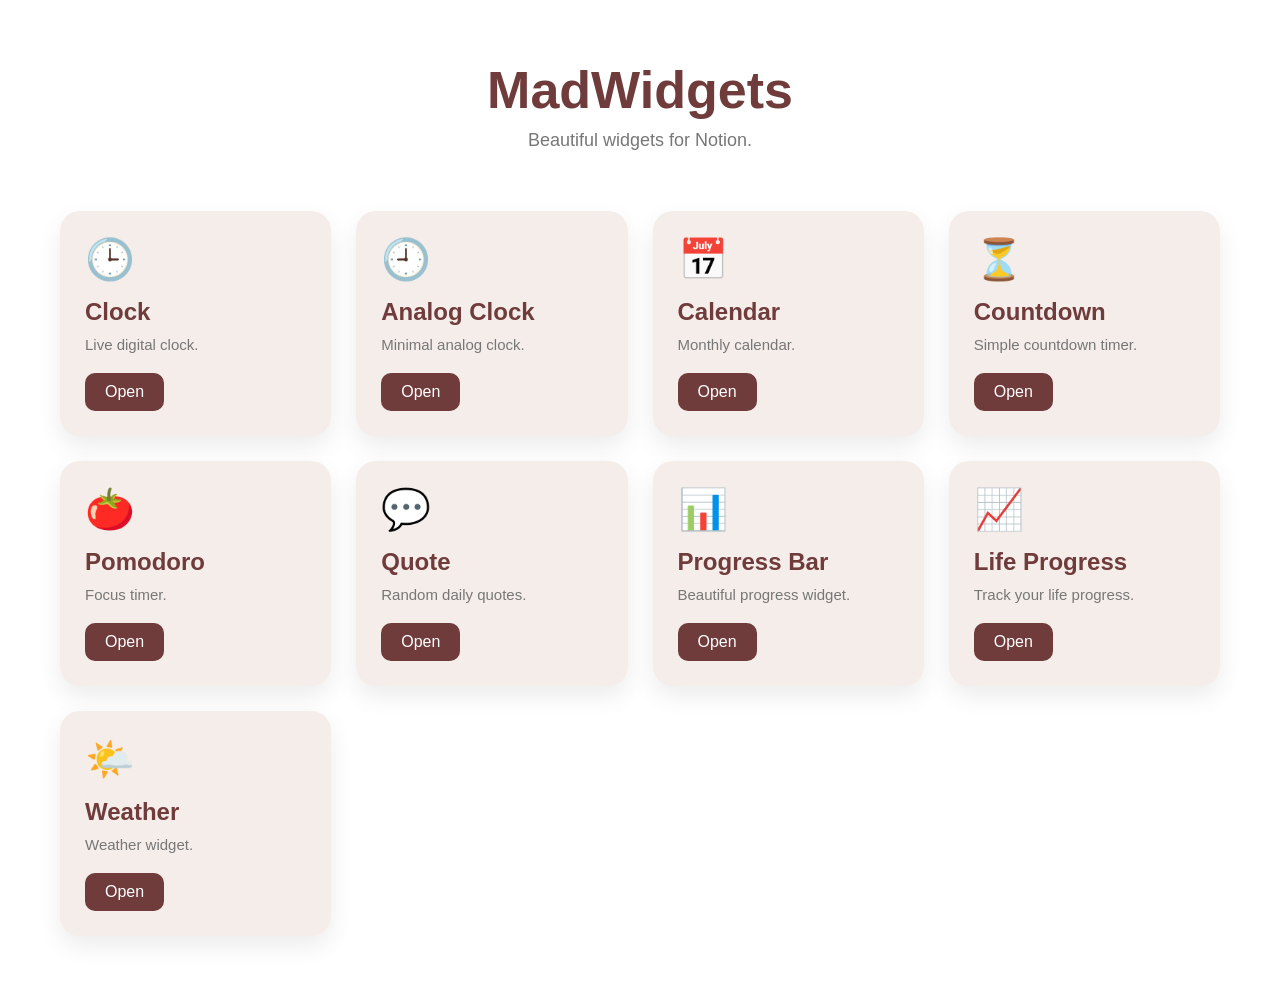
<file: index.html>
<!DOCTYPE html>
<html lang="en">
<head>

<meta charset="UTF-8">

<meta name="viewport" content="width=device-width, initial-scale=1.0">

<title>MadWidgets</title>

<style>

*{
margin:0;
padding:0;
box-sizing:border-box;
font-family:Arial,sans-serif;
}

body{

background:#ffffff;

padding:60px;

}

header{

text-align:center;

margin-bottom:60px;

}

h1{

font-size:52px;

color:#703B3B;

margin-bottom:10px;

}

p{

color:#777;

font-size:18px;

}

.grid{

display:grid;

grid-template-columns:repeat(auto-fit,minmax(260px,1fr));

gap:25px;

}

.card{

background:#F5EDE9;

padding:25px;

border-radius:20px;

box-shadow:0 10px 25px rgba(0,0,0,.08);

transition:.3s;

}

.card:hover{

transform:translateY(-6px);

}

.icon{

font-size:40px;

margin-bottom:15px;

}

.card h2{

color:#703B3B;

margin-bottom:10px;

}

.card p{

font-size:15px;

margin-bottom:20px;

}

a{

display:inline-block;

padding:10px 20px;

background:#703B3B;

color:white;

text-decoration:none;

border-radius:10px;

}

a:hover{

opacity:.9;

}

</style>

</head>

<body>

<header>

<h1>MadWidgets</h1>

<p>Beautiful widgets for Notion.</p>

</header>

<div class="grid">

<div class="card">

<div class="icon">🕒</div>

<h2>Clock</h2>

<p>Live digital clock.</p>

<a href="clock/">Open</a>

</div>

<div class="card">

<div class="icon">🕘</div>

<h2>Analog Clock</h2>

<p>Minimal analog clock.</p>

<a href="analog-clock/">Open</a>

</div>

<div class="card">

<div class="icon">📅</div>

<h2>Calendar</h2>

<p>Monthly calendar.</p>

<a href="calendar/">Open</a>

</div>

<div class="card">

<div class="icon">⏳</div>

<h2>Countdown</h2>

<p>Simple countdown timer.</p>

<a href="countdown/">Open</a>

</div>

<div class="card">

<div class="icon">🍅</div>

<h2>Pomodoro</h2>

<p>Focus timer.</p>

<a href="pomodoro/">Open</a>

</div>

<div class="card">

<div class="icon">💬</div>

<h2>Quote</h2>

<p>Random daily quotes.</p>

<a href="quote/">Open</a>

</div>

<div class="card">

<div class="icon">📊</div>

<h2>Progress Bar</h2>

<p>Beautiful progress widget.</p>

<a href="progress-bar/">Open</a>

</div>

<div class="card">

<div class="icon">📈</div>

<h2>Life Progress</h2>

<p>Track your life progress.</p>

<a href="life-progress/">Open</a>

</div>

<div class="card">

<div class="icon">🌤️</div>

<h2>Weather</h2>

<p>Weather widget.</p>

<a href="weather/">Open</a>

</div>

</div>

</body>
</html>
</file>
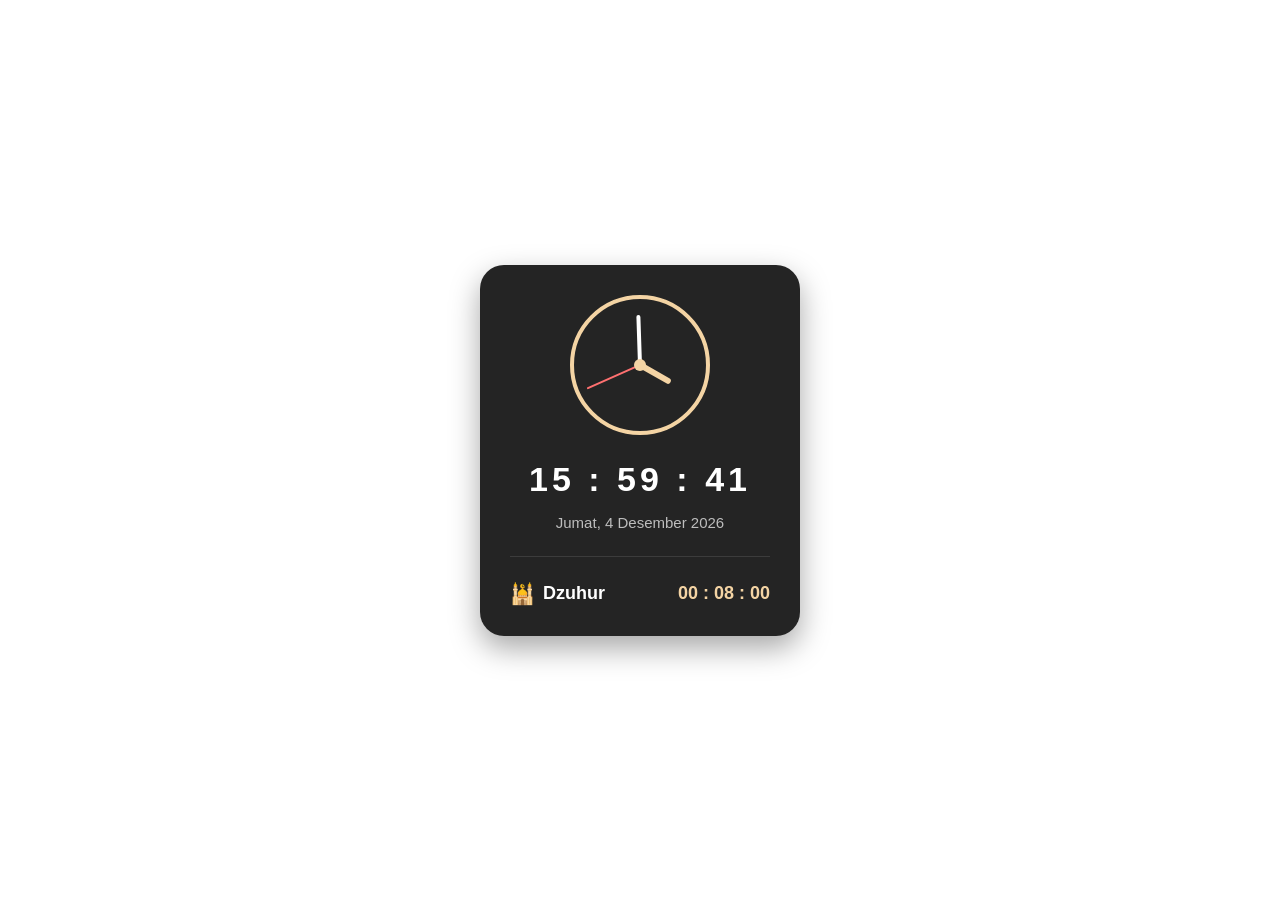
<file: analog-clock/index.html>
<!DOCTYPE html>
<html lang="id">

<head>

    <meta charset="UTF-8">

    <meta name="viewport" content="width=device-width, initial-scale=1.0">

    <title>Analog Clock</title>

    <link rel="stylesheet" href="style.css">

</head>

<body>

    <div class="widget">

        <!-- ==========================
             HEADER
        =========================== -->

        <div class="header">

            <div class="clock-circle">

                <div id="hour" class="hand hour"></div>
                <div id="minute" class="hand minute"></div>
                <div id="second" class="hand second"></div>

                <div class="center-dot"></div>

            </div>

        </div>

        <!-- ==========================
             DIGITAL CLOCK
        =========================== -->

        <div class="time">

            <span id="hours">17</span>

            <span class="colon">:</span>

            <span id="minutes">00</span>

            <span class="colon">:</span>

            <span id="seconds">30</span>

        </div>

        <!-- ==========================
             DATE
        =========================== -->

        <div class="date" id="date">

            Minggu, 19 Juli 2026

        </div>

        <!-- ==========================
             DIVIDER
        =========================== -->

        <div class="divider"></div>

        <!-- ==========================
             NEXT PRAYER
        =========================== -->

        <div class="prayer">

            <div class="prayer-info">

                <span class="icon">🕌</span>

                <span id="prayer-name">

                    Dzuhur

                </span>

            </div>

            <div class="countdown" id="countdown">

                00 : 08 : 00

            </div>

        </div>

    </div>

    <script src="script.js"></script>

</body>

</html>
</file>
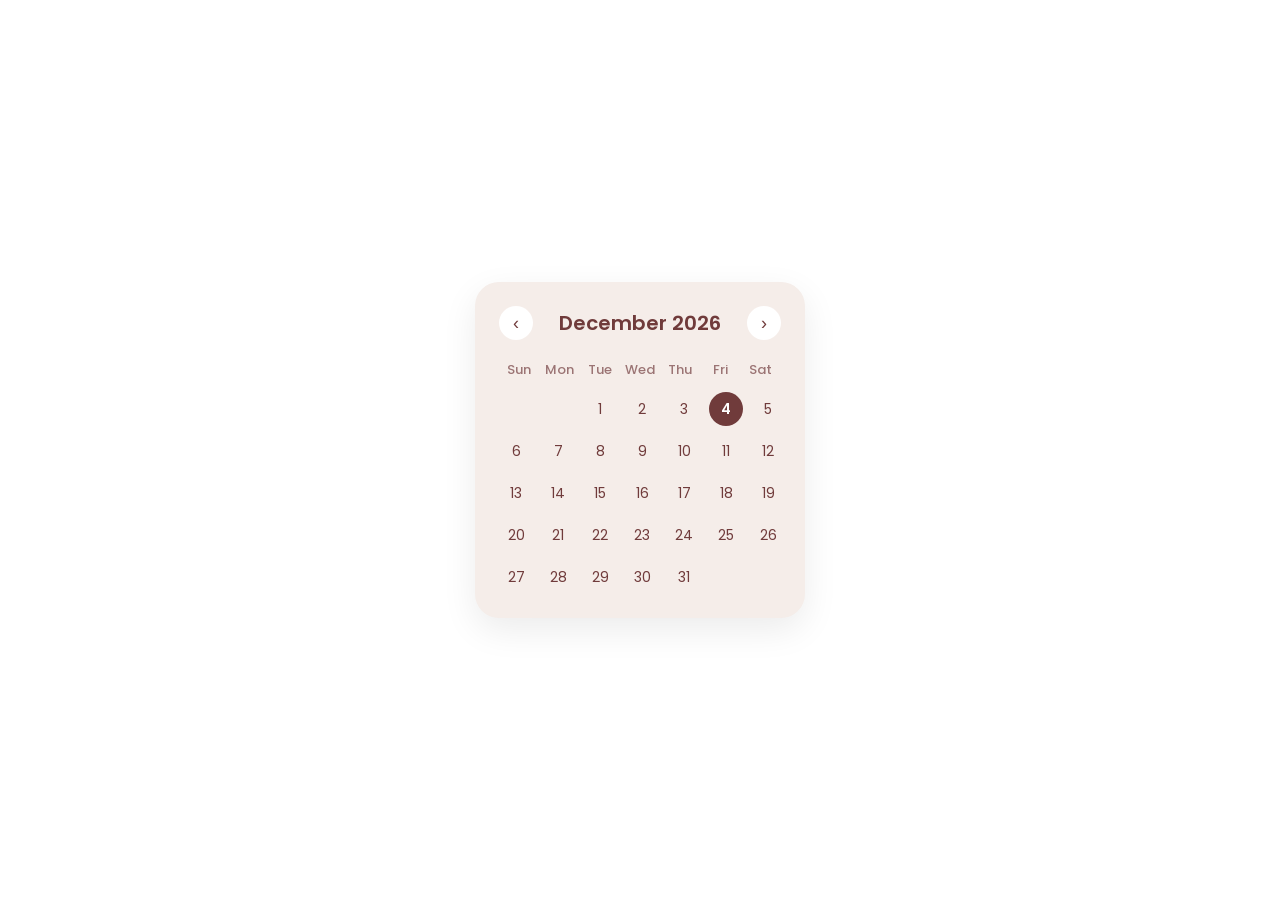
<file: calendar/index.html>
<!DOCTYPE html>
<html lang="id">
<head>
<meta charset="UTF-8">
<meta name="viewport" content="width=device-width, initial-scale=1.0">

<title>Mini Calendar</title>

<link rel="preconnect" href="https://fonts.googleapis.com">
<link rel="preconnect" href="https://fonts.gstatic.com" crossorigin>
<link href="https://fonts.googleapis.com/css2?family=Poppins:wght@300;400;500;600&display=swap" rel="stylesheet">

<style>

*{
    margin:0;
    padding:0;
    box-sizing:border-box;
}

body{
    display:flex;
    justify-content:center;
    align-items:center;
    min-height:100vh;
    background:#ffffff;
    font-family:'Poppins',sans-serif;
}

.calendar{

    width:330px;

    background:#F5EDE9;

    border-radius:24px;

    padding:24px;

    box-shadow:
    0 12px 35px rgba(0,0,0,.08);

}

.header{

    display:flex;

    justify-content:space-between;

    align-items:center;

    margin-bottom:20px;

}

#month{

    font-size:20px;

    font-weight:600;

    color:#703B3B;

}

.arrow{

    width:34px;

    height:34px;

    border-radius:50%;

    border:none;

    cursor:pointer;

    background:white;

    color:#703B3B;

    font-size:18px;

    transition:.25s;

}

.arrow:hover{

    background:#703B3B;

    color:white;

}

.weekdays{

    display:grid;

    grid-template-columns:repeat(7,1fr);

    text-align:center;

    margin-bottom:12px;

}

.weekdays div{

    color:#9b7474;

    font-size:13px;

    font-weight:500;

}

.days{

    display:grid;

    grid-template-columns:repeat(7,1fr);

    gap:8px;

}

.day{

    width:34px;

    height:34px;

    display:flex;

    justify-content:center;

    align-items:center;

    margin:auto;

    border-radius:50%;

    color:#703B3B;

    font-size:14px;

    transition:.25s;

}

.day:hover{

    background:white;

}

.today{

    background:#703B3B;

    color:white;

    font-weight:600;

}

</style>
</head>

<body>

<div class="calendar">

<div class="header">

<button class="arrow" id="prev">‹</button>

<div id="month"></div>

<button class="arrow" id="next">›</button>

</div>

<div class="weekdays">

<div>Sun</div>
<div>Mon</div>
<div>Tue</div>
<div>Wed</div>
<div>Thu</div>
<div>Fri</div>
<div>Sat</div>

</div>

<div class="days" id="days"></div>

</div>

<script>

let current=new Date();

function render(){

const months=[
"January","February","March","April","May","June",
"July","August","September","October","November","December"
];

document.getElementById("month").innerHTML=
months[current.getMonth()]+" "+current.getFullYear();

const days=document.getElementById("days");

days.innerHTML="";

const first=new Date(
current.getFullYear(),
current.getMonth(),
1
).getDay();

const total=new Date(
current.getFullYear(),
current.getMonth()+1,
0
).getDate();

for(let i=0;i<first;i++){

days.innerHTML+="<div></div>";

}

const today=new Date();

for(let i=1;i<=total;i++){

const div=document.createElement("div");

div.className="day";

div.textContent=i;

if(

i===today.getDate()&&

current.getMonth()===today.getMonth()&&

current.getFullYear()===today.getFullYear()

){

div.classList.add("today");

}

days.appendChild(div);

}

}

render();

document.getElementById("prev").onclick=()=>{

current.setMonth(current.getMonth()-1);

render();

}

document.getElementById("next").onclick=()=>{

current.setMonth(current.getMonth()+1);

render();

}

</script>

</body>
</html>
</file>
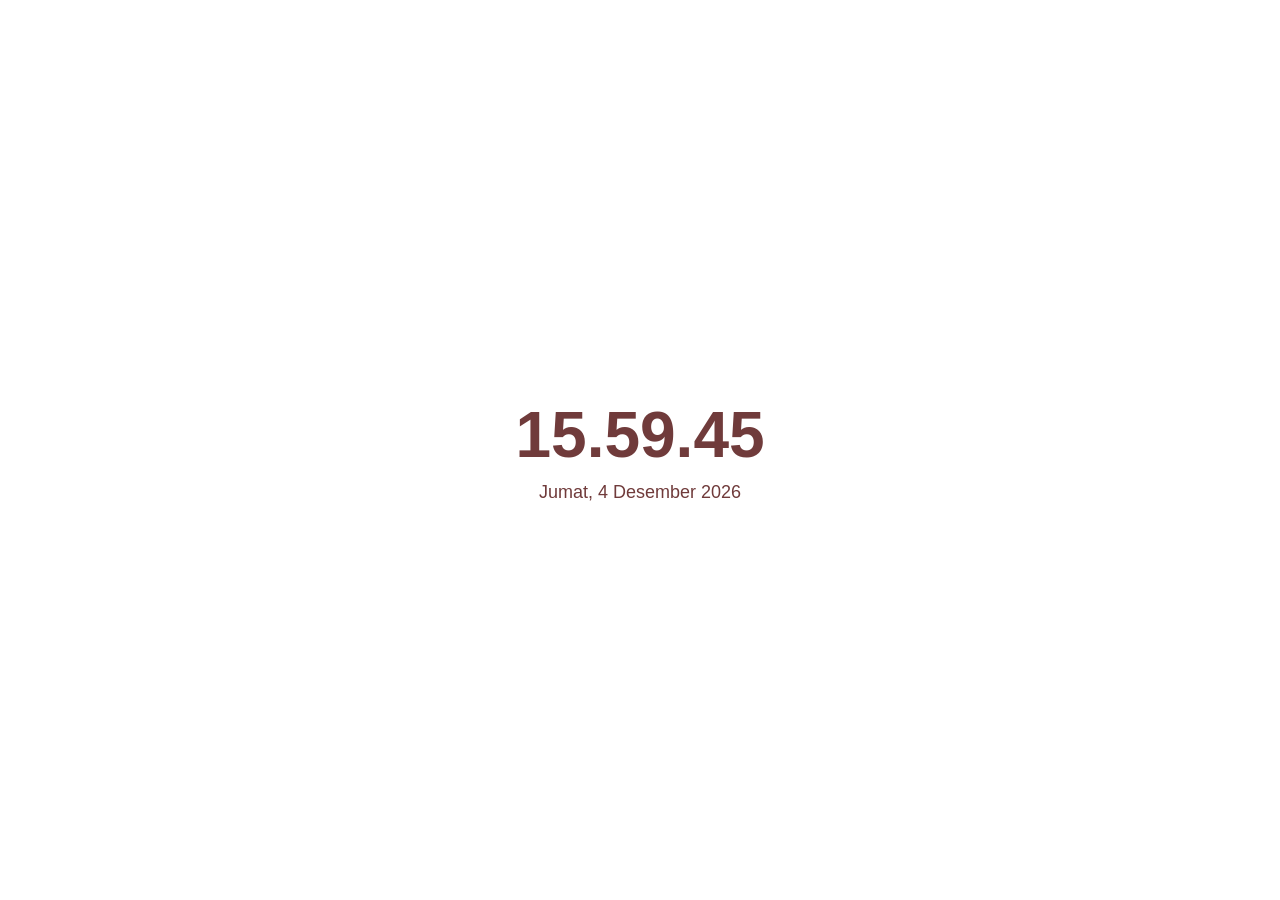
<file: clock/index.html>
<!DOCTYPE html>
<html lang="id">
<head>
<meta charset="UTF-8">
<title>Jam Gagasan</title>

<style>
body{
    margin:0;
    display:flex;
    justify-content:center;
    align-items:center;
    height:100vh;
    background:#FFFFFF;
    color:#703B3B;
    font-family:Arial,sans-serif;
}

.clock{
    text-align:center;
}

#time{
    font-size:64px;
    font-weight:bold;
    color:#703B3B;
}

#date{
    margin-top:10px;
    color:#703B3B;
    font-size:18px;
}
</style>

</head>
<body>

<div class="clock">
    <div id="time"></div>
    <div id="date"></div>
</div>

<script>
function updateClock(){
    const now = new Date();

    document.getElementById("time").textContent =
        now.toLocaleTimeString("id-ID",{
            hour:'2-digit',
            minute:'2-digit',
            second:'2-digit'
        });

    document.getElementById("date").textContent =
        now.toLocaleDateString("id-ID",{
            weekday:"long",
            day:"numeric",
            month:"long",
            year:"numeric"
        });
}

updateClock();
setInterval(updateClock,1000);
</script>

</body>
</html>
</file>
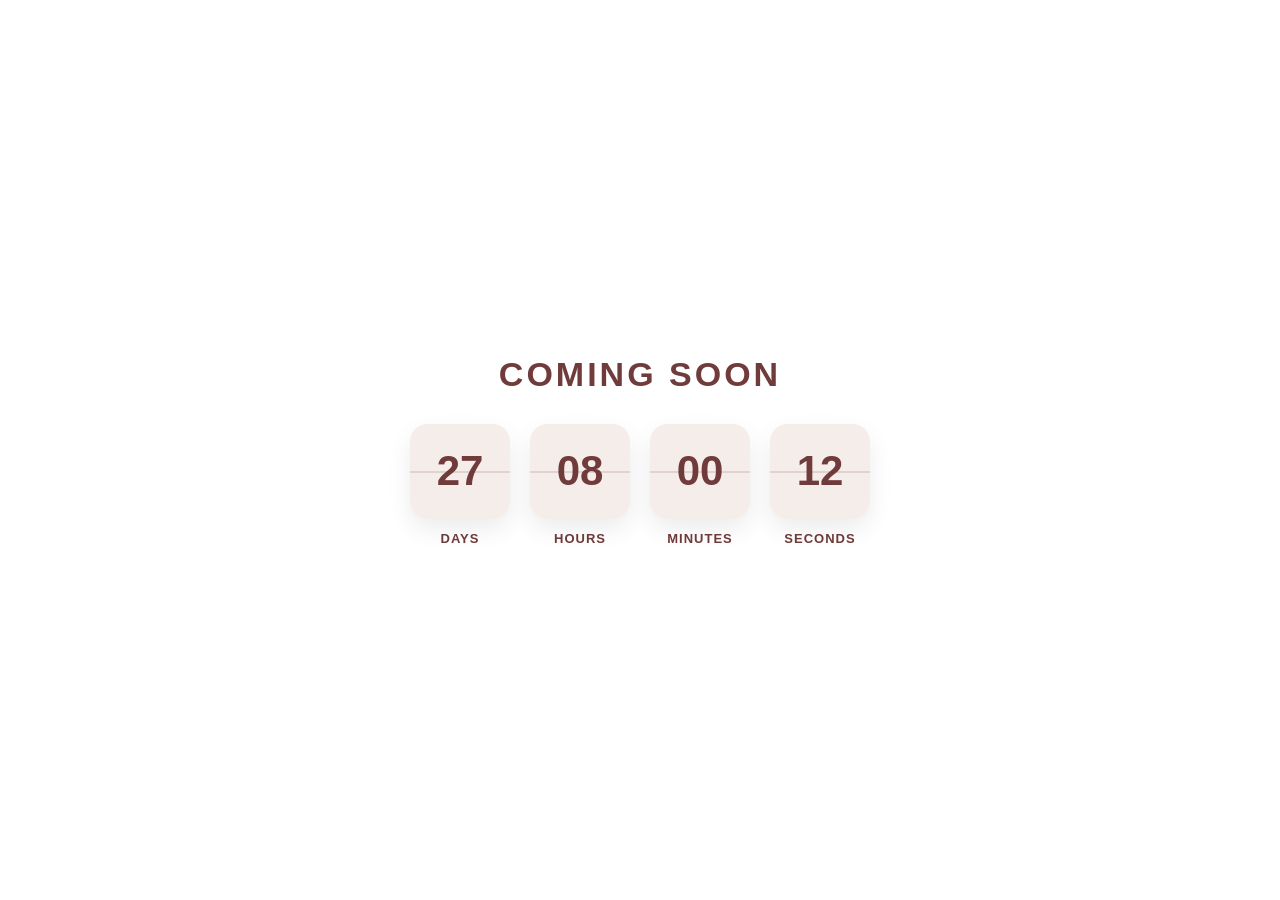
<file: countdown/index.html>
<!DOCTYPE html>
<html lang="en">
<head>
<meta charset="UTF-8">
<meta name="viewport" content="width=device-width, initial-scale=1.0">

<title>Countdown Widget</title>

<style>

*{
    margin:0;
    padding:0;
    box-sizing:border-box;
}

body{

    display:flex;
    justify-content:center;
    align-items:center;
    height:100vh;

    background:#ffffff;

    font-family:Arial,sans-serif;

}

.container{

    text-align:center;

}

h1{

    color:#703B3B;
    margin-bottom:30px;
    letter-spacing:3px;
    font-size:34px;

}

.countdown{

    display:flex;
    gap:20px;
    justify-content:center;

}

.box{

    width:100px;

}

.number{

    background:#F5EDE9;

    color:#703B3B;

    font-size:42px;

    font-weight:bold;

    border-radius:18px;

    height:95px;

    display:flex;

    justify-content:center;

    align-items:center;

    box-shadow:0 10px 25px rgba(0,0,0,.08);

    position:relative;

}

.number::after{

    content:"";

    position:absolute;

    left:0;

    right:0;

    top:50%;

    border-top:2px solid rgba(112,59,59,.15);

}

.label{

    margin-top:12px;

    color:#703B3B;

    font-size:13px;

    font-weight:bold;

    letter-spacing:1px;

}

</style>

</head>

<body>

<div class="container">

<h1>COMING SOON</h1>

<div class="countdown">

<div class="box">
<div class="number" id="days">00</div>
<div class="label">DAYS</div>
</div>

<div class="box">
<div class="number" id="hours">00</div>
<div class="label">HOURS</div>
</div>

<div class="box">
<div class="number" id="minutes">00</div>
<div class="label">MINUTES</div>
</div>

<div class="box">
<div class="number" id="seconds">00</div>
<div class="label">SECONDS</div>
</div>

</div>

</div>

<script>

const targetDate = new Date("January 1, 2027 00:00:00").getTime();

function updateCountdown(){

    const now = new Date().getTime();

    const distance = targetDate - now;

    const days = Math.floor(distance/(1000*60*60*24));

    const hours = Math.floor((distance%(1000*60*60*24))/(1000*60*60));

    const minutes = Math.floor((distance%(1000*60*60))/(1000*60));

    const seconds = Math.floor((distance%(1000*60))/1000);

    document.getElementById("days").textContent =
    String(days).padStart(2,"0");

    document.getElementById("hours").textContent =
    String(hours).padStart(2,"0");

    document.getElementById("minutes").textContent =
    String(minutes).padStart(2,"0");

    document.getElementById("seconds").textContent =
    String(seconds).padStart(2,"0");

}

updateCountdown();

setInterval(updateCountdown,1000);

</script>

</body>
</html>
</file>
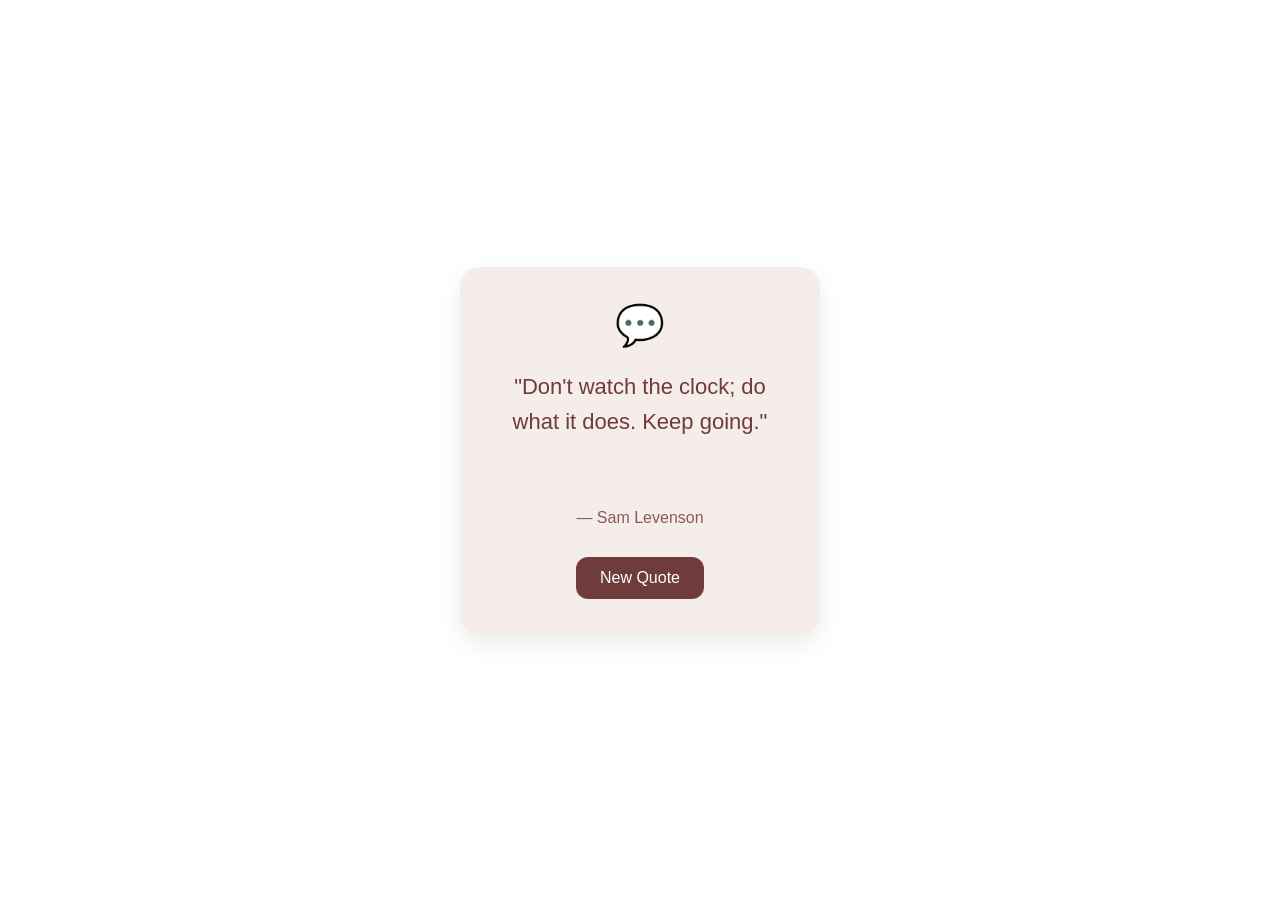
<file: quote/index.html>
<!DOCTYPE html>
<html lang="en">
<head>
<meta charset="UTF-8">
<meta name="viewport" content="width=device-width, initial-scale=1.0">

<title>Quote Generator</title>

<style>

*{
margin:0;
padding:0;
box-sizing:border-box;
font-family:Arial,sans-serif;
}

body{
display:flex;
justify-content:center;
align-items:center;
height:100vh;
background:#ffffff;
}

.card{

width:360px;

background:#F5EDE9;

padding:35px;

border-radius:20px;

text-align:center;

box-shadow:0 10px 25px rgba(0,0,0,.08);

}

.icon{

font-size:40px;

margin-bottom:20px;

}

.quote{

font-size:22px;

color:#703B3B;

line-height:1.6;

margin-bottom:20px;

min-height:120px;

}

.author{

font-size:16px;

color:#8a5a5a;

margin-bottom:30px;

}

button{

padding:12px 24px;

background:#703B3B;

color:white;

border:none;

border-radius:12px;

font-size:16px;

cursor:pointer;

transition:.3s;

}

button:hover{

opacity:.85;

}

</style>

</head>

<body>

<div class="card">

<div class="icon">💬</div>

<div class="quote" id="quote"></div>

<div class="author" id="author"></div>

<button onclick="newQuote()">
New Quote
</button>

</div>

<script>

const quotes=[

{
text:"Success is the sum of small efforts repeated day after day.",
author:"Robert Collier"
},

{
text:"Dream big and dare to fail.",
author:"Norman Vaughan"
},

{
text:"Don't watch the clock; do what it does. Keep going.",
author:"Sam Levenson"
},

{
text:"The future depends on what you do today.",
author:"Mahatma Gandhi"
},

{
text:"Stay hungry. Stay foolish.",
author:"Steve Jobs"
},

{
text:"Small progress is still progress.",
author:"MadWidgets"
},

{
text:"Discipline beats motivation.",
author:"Unknown"
},

{
text:"Your only limit is your mind.",
author:"Unknown"
}

];

function newQuote(){

const random=Math.floor(Math.random()*quotes.length);

document.getElementById("quote").innerHTML=
`"${quotes[random].text}"`;

document.getElementById("author").innerHTML=
"— "+quotes[random].author;

}

newQuote();

</script>

</body>
</html>
</file>
<file: analog-clock/style.css>
/* ========================================
   RESET
======================================== */

*{
    margin:0;
    padding:0;
    box-sizing:border-box;
}

/* ========================================
   BODY
======================================== */

body{

    display:flex;
    justify-content:center;
    align-items:center;

    min-height:100vh;

    background:transparent;

    font-family:'Poppins',sans-serif;

}

/* ========================================
   WIDGET
======================================== */

.widget{

    width:320px;

    background:#242424;

    border-radius:24px;

    padding:30px;

    color:#FFFFFF;

    box-shadow:0 12px 30px rgba(0,0,0,.35);

}

/* ========================================
   HEADER
======================================== */

.header{

    display:flex;
    justify-content:center;

    margin-bottom:25px;

}

/* ========================================
   ANALOG CLOCK
======================================== */

.clock-circle{

    position:relative;

    width:140px;
    height:140px;

    border:4px solid #F4D4A4;

    border-radius:50%;

}

/* ========================================
   CLOCK HAND
======================================== */

.hand{

    position:absolute;

    left:50%;
    bottom:50%;

    transform-origin:bottom center;

    border-radius:20px;

}

.hour{

    width:6px;
    height:35px;

    background:#F4D4A4;

}

.minute{

    width:4px;
    height:50px;

    background:#FFFFFF;

}

.second{

    width:2px;
    height:58px;

    background:#FF7070;

}

/* ========================================
   CENTER DOT
======================================== */

.center-dot{

    position:absolute;

    width:12px;
    height:12px;

    background:#F4D4A4;

    border-radius:50%;

    top:50%;
    left:50%;

    transform:translate(-50%,-50%);

}

/* ========================================
   DIGITAL CLOCK
======================================== */

.time{

    text-align:center;

    font-size:34px;

    font-weight:700;

    letter-spacing:4px;

    margin-bottom:15px;

}

/* ========================================
   DATE
======================================== */

.date{

    text-align:center;

    font-size:15px;

    color:#BDBDBD;

    margin-bottom:25px;

}

/* ========================================
   DIVIDER
======================================== */

.divider{

    width:100%;
    height:1px;

    background:#3C3C3C;

    margin-bottom:25px;

}

/* ========================================
   PRAYER
======================================== */

.prayer{

    display:flex;

    justify-content:space-between;

    align-items:center;

}

.prayer-info{

    display:flex;

    align-items:center;

    gap:8px;

    font-size:18px;

    font-weight:600;

}

.icon{

    font-size:20px;

}

.countdown{

    font-size:18px;

    font-weight:bold;

    color:#F4D4A4;

}

/* ========================================
   RESPONSIVE
======================================== */

@media(max-width:380px){

.widget{

    width:95%;

    padding:25px;

}

.clock-circle{

    width:120px;
    height:120px;

}

.time{

    font-size:28px;

}

}
</file>
